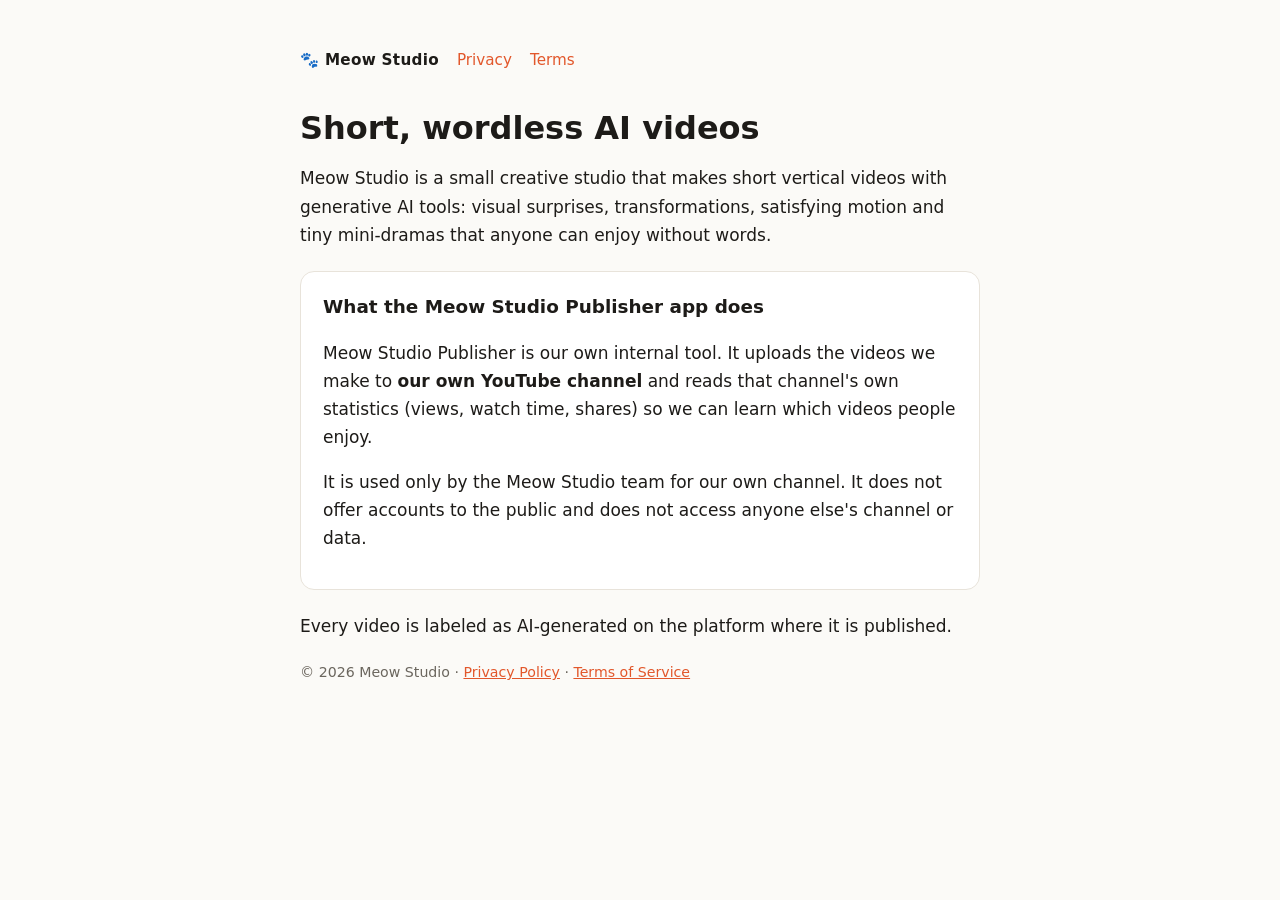
<file: index.html>
<!doctype html><html lang="en"><head><meta name="google-site-verification" content="7goVi1i4Y1OtR54s5FRwFN0AiKMqf8Mgr9eMokVxVeo" /><meta charset="utf-8"><meta name="viewport" content="width=device-width,initial-scale=1">
<title>Meow Studio</title><meta name="description" content="Meow Studio makes short AI-generated videos for YouTube Shorts.">
<link rel="stylesheet" href="style.css"></head><body><main>
<nav><span class="logo">🐾 Meow Studio</span><a href="privacy.html">Privacy</a><a href="terms.html">Terms</a></nav>
<h1>Short, wordless AI videos</h1>
<p>Meow Studio is a small creative studio that makes short vertical videos with generative AI tools: visual surprises,
transformations, satisfying motion and tiny mini-dramas that anyone can enjoy without words.</p>
<div class="card"><h2 style="margin-top:0">What the Meow Studio Publisher app does</h2>
<p>Meow Studio Publisher is our own internal tool. It uploads the videos we make to <strong>our own YouTube channel</strong>
and reads that channel's own statistics (views, watch time, shares) so we can learn which videos people enjoy.</p>
<p>It is used only by the Meow Studio team for our own channel. It does not offer accounts to the public and does not
access anyone else's channel or data.</p></div>
<p>Every video is labeled as AI-generated on the platform where it is published.</p>
<p class="muted"><small>© 2026 Meow Studio · <a href="privacy.html">Privacy Policy</a> · <a href="terms.html">Terms of Service</a></small></p>
</main></body></html>
</file>
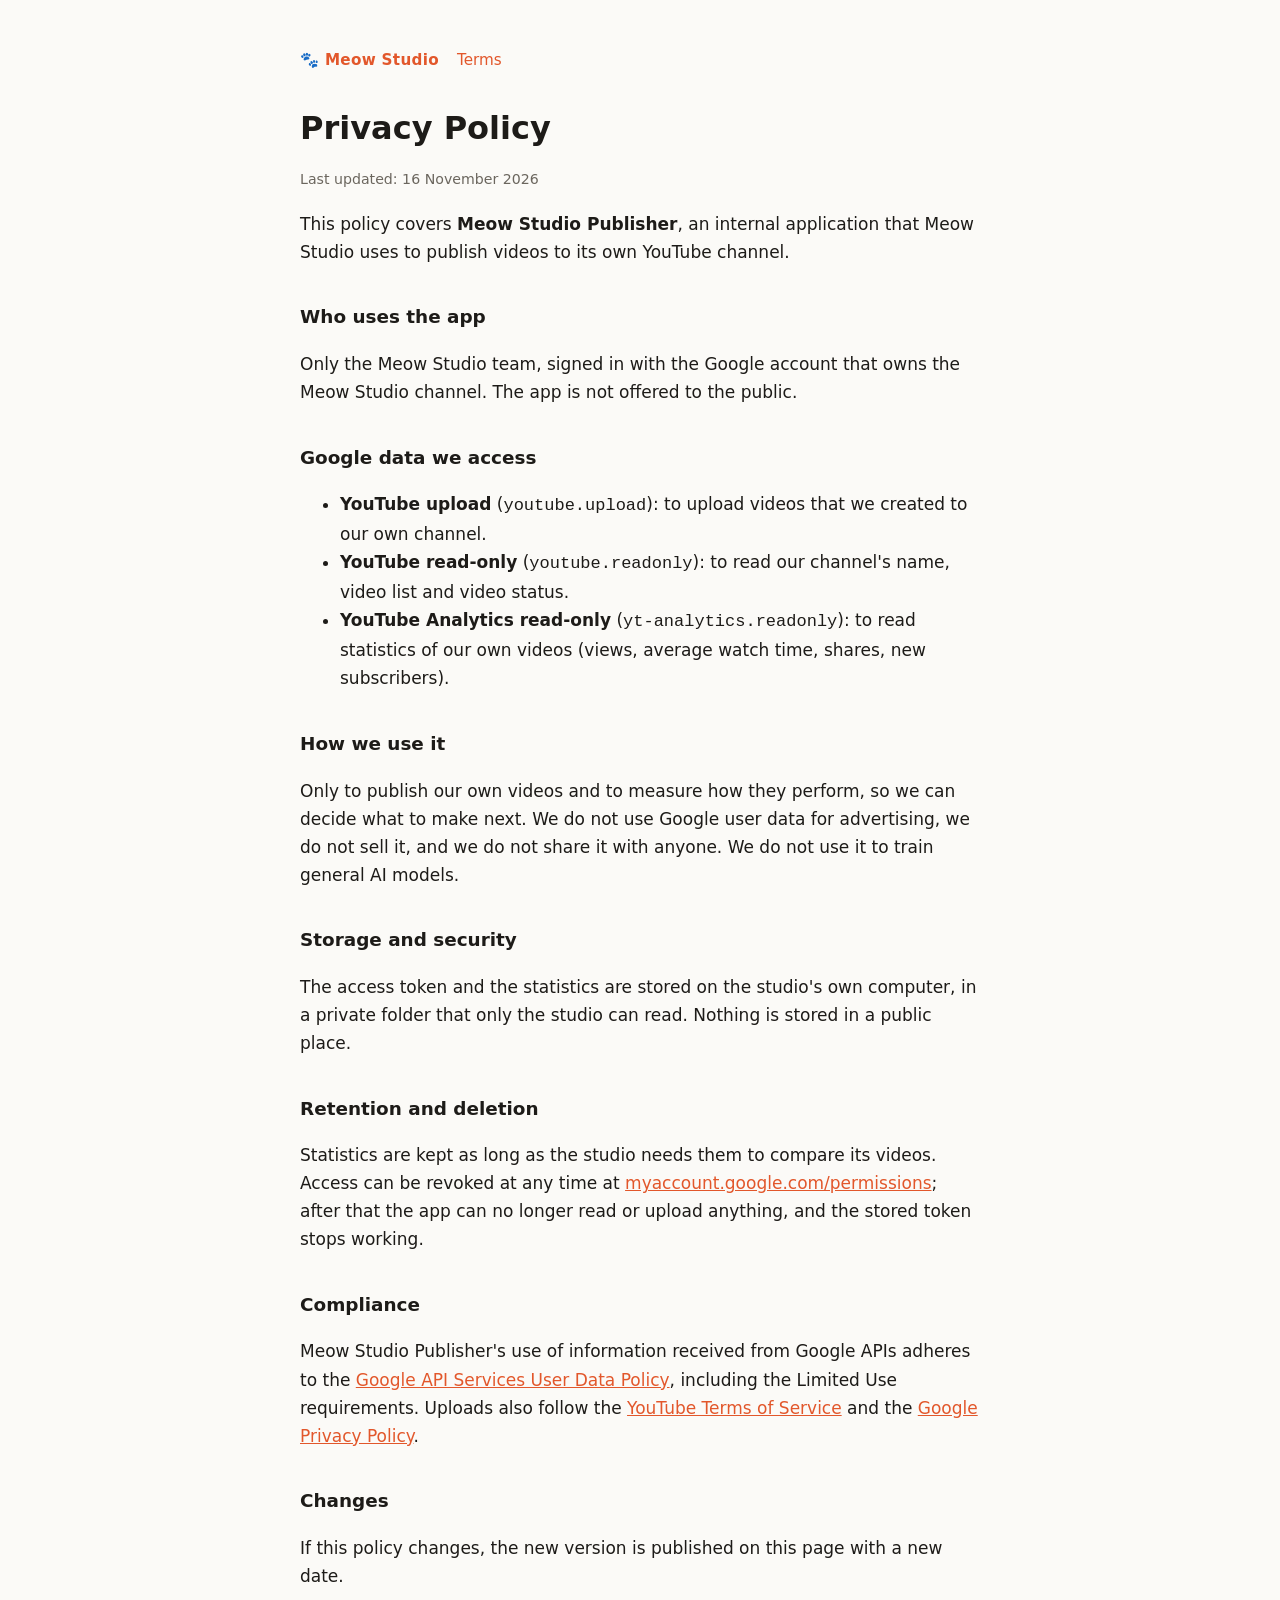
<file: privacy.html>
<!doctype html><html lang="en"><head><meta charset="utf-8"><meta name="viewport" content="width=device-width,initial-scale=1">
<title>Privacy Policy · Meow Studio</title><link rel="stylesheet" href="style.css"></head><body><main>
<nav><a class="logo" href="index.html">🐾 Meow Studio</a><a href="terms.html">Terms</a></nav>
<h1>Privacy Policy</h1><p class="muted"><small>Last updated: 16 November 2026</small></p>
<p>This policy covers <strong>Meow Studio Publisher</strong>, an internal application that Meow Studio uses to publish
videos to its own YouTube channel.</p>
<h2>Who uses the app</h2>
<p>Only the Meow Studio team, signed in with the Google account that owns the Meow Studio channel. The app is not offered
to the public.</p>
<h2>Google data we access</h2>
<ul>
<li><strong>YouTube upload</strong> (<code>youtube.upload</code>): to upload videos that we created to our own channel.</li>
<li><strong>YouTube read-only</strong> (<code>youtube.readonly</code>): to read our channel's name, video list and video status.</li>
<li><strong>YouTube Analytics read-only</strong> (<code>yt-analytics.readonly</code>): to read statistics of our own videos
(views, average watch time, shares, new subscribers).</li>
</ul>
<h2>How we use it</h2>
<p>Only to publish our own videos and to measure how they perform, so we can decide what to make next. We do not use
Google user data for advertising, we do not sell it, and we do not share it with anyone. We do not use it to train
general AI models.</p>
<h2>Storage and security</h2>
<p>The access token and the statistics are stored on the studio's own computer, in a private folder that only the studio
can read. Nothing is stored in a public place.</p>
<h2>Retention and deletion</h2>
<p>Statistics are kept as long as the studio needs them to compare its videos. Access can be revoked at any time at
<a href="https://myaccount.google.com/permissions">myaccount.google.com/permissions</a>; after that the app can no longer
read or upload anything, and the stored token stops working.</p>
<h2>Compliance</h2>
<p>Meow Studio Publisher's use of information received from Google APIs adheres to the
<a href="https://developers.google.com/terms/api-services-user-data-policy">Google API Services User Data Policy</a>,
including the Limited Use requirements. Uploads also follow the
<a href="https://www.youtube.com/t/terms">YouTube Terms of Service</a> and the
<a href="https://policies.google.com/privacy">Google Privacy Policy</a>.</p>
<h2>Changes</h2><p>If this policy changes, the new version is published on this page with a new date.</p>
</main></body></html>
</file>
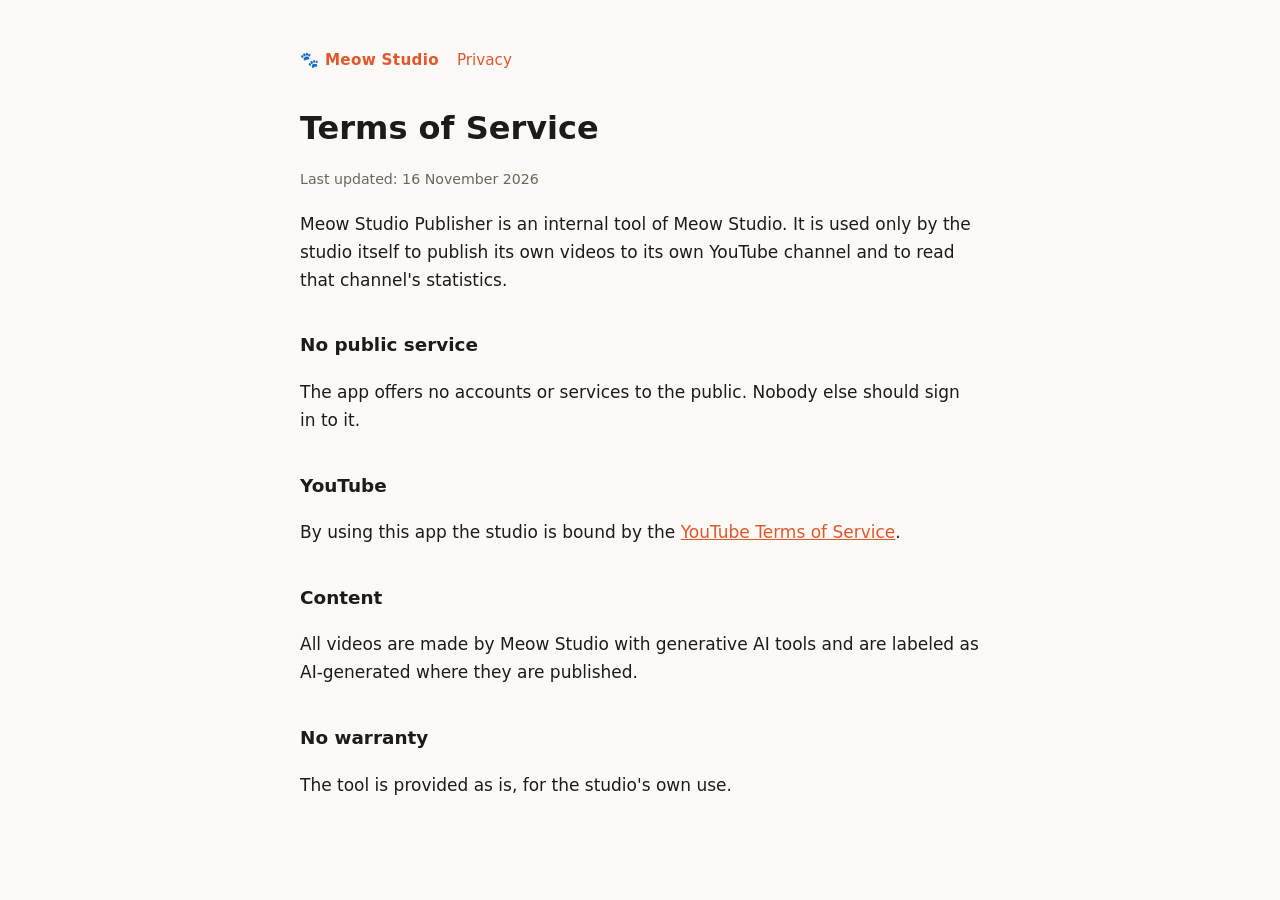
<file: terms.html>
<!doctype html><html lang="en"><head><meta charset="utf-8"><meta name="viewport" content="width=device-width,initial-scale=1">
<title>Terms of Service · Meow Studio</title><link rel="stylesheet" href="style.css"></head><body><main>
<nav><a class="logo" href="index.html">🐾 Meow Studio</a><a href="privacy.html">Privacy</a></nav>
<h1>Terms of Service</h1><p class="muted"><small>Last updated: 16 November 2026</small></p>
<p>Meow Studio Publisher is an internal tool of Meow Studio. It is used only by the studio itself to publish its own
videos to its own YouTube channel and to read that channel's statistics.</p>
<h2>No public service</h2><p>The app offers no accounts or services to the public. Nobody else should sign in to it.</p>
<h2>YouTube</h2><p>By using this app the studio is bound by the <a href="https://www.youtube.com/t/terms">YouTube Terms of Service</a>.</p>
<h2>Content</h2><p>All videos are made by Meow Studio with generative AI tools and are labeled as AI-generated where they are published.</p>
<h2>No warranty</h2><p>The tool is provided as is, for the studio's own use.</p>
</main></body></html>
</file>
<file: style.css>
:root{--bg:#fbfaf7;--fg:#1d1b18;--muted:#6b665e;--accent:#e2572b;--card:#ffffff;--line:#e8e3da}
@media (prefers-color-scheme:dark){:root{--bg:#141311;--fg:#f1ede6;--muted:#a59f95;--card:#1d1b18;--line:#2e2b27}}
*{box-sizing:border-box}body{margin:0;background:var(--bg);color:var(--fg);font:17px/1.65 system-ui,-apple-system,"Segoe UI",sans-serif}
main{max-width:720px;margin:0 auto;padding:48px 20px 64px}
h1{font-size:2rem;line-height:1.2;margin:0 0 .4em}h2{font-size:1.15rem;margin:2em 0 .4em}
p,li{color:var(--fg)}small,.muted{color:var(--muted)}a{color:var(--accent)}
.card{background:var(--card);border:1px solid var(--line);border-radius:14px;padding:20px 22px;margin:22px 0}
nav{display:flex;gap:18px;font-size:.95rem;margin-bottom:36px}nav a{text-decoration:none}
.logo{font-weight:700;letter-spacing:.02em}
</file>
